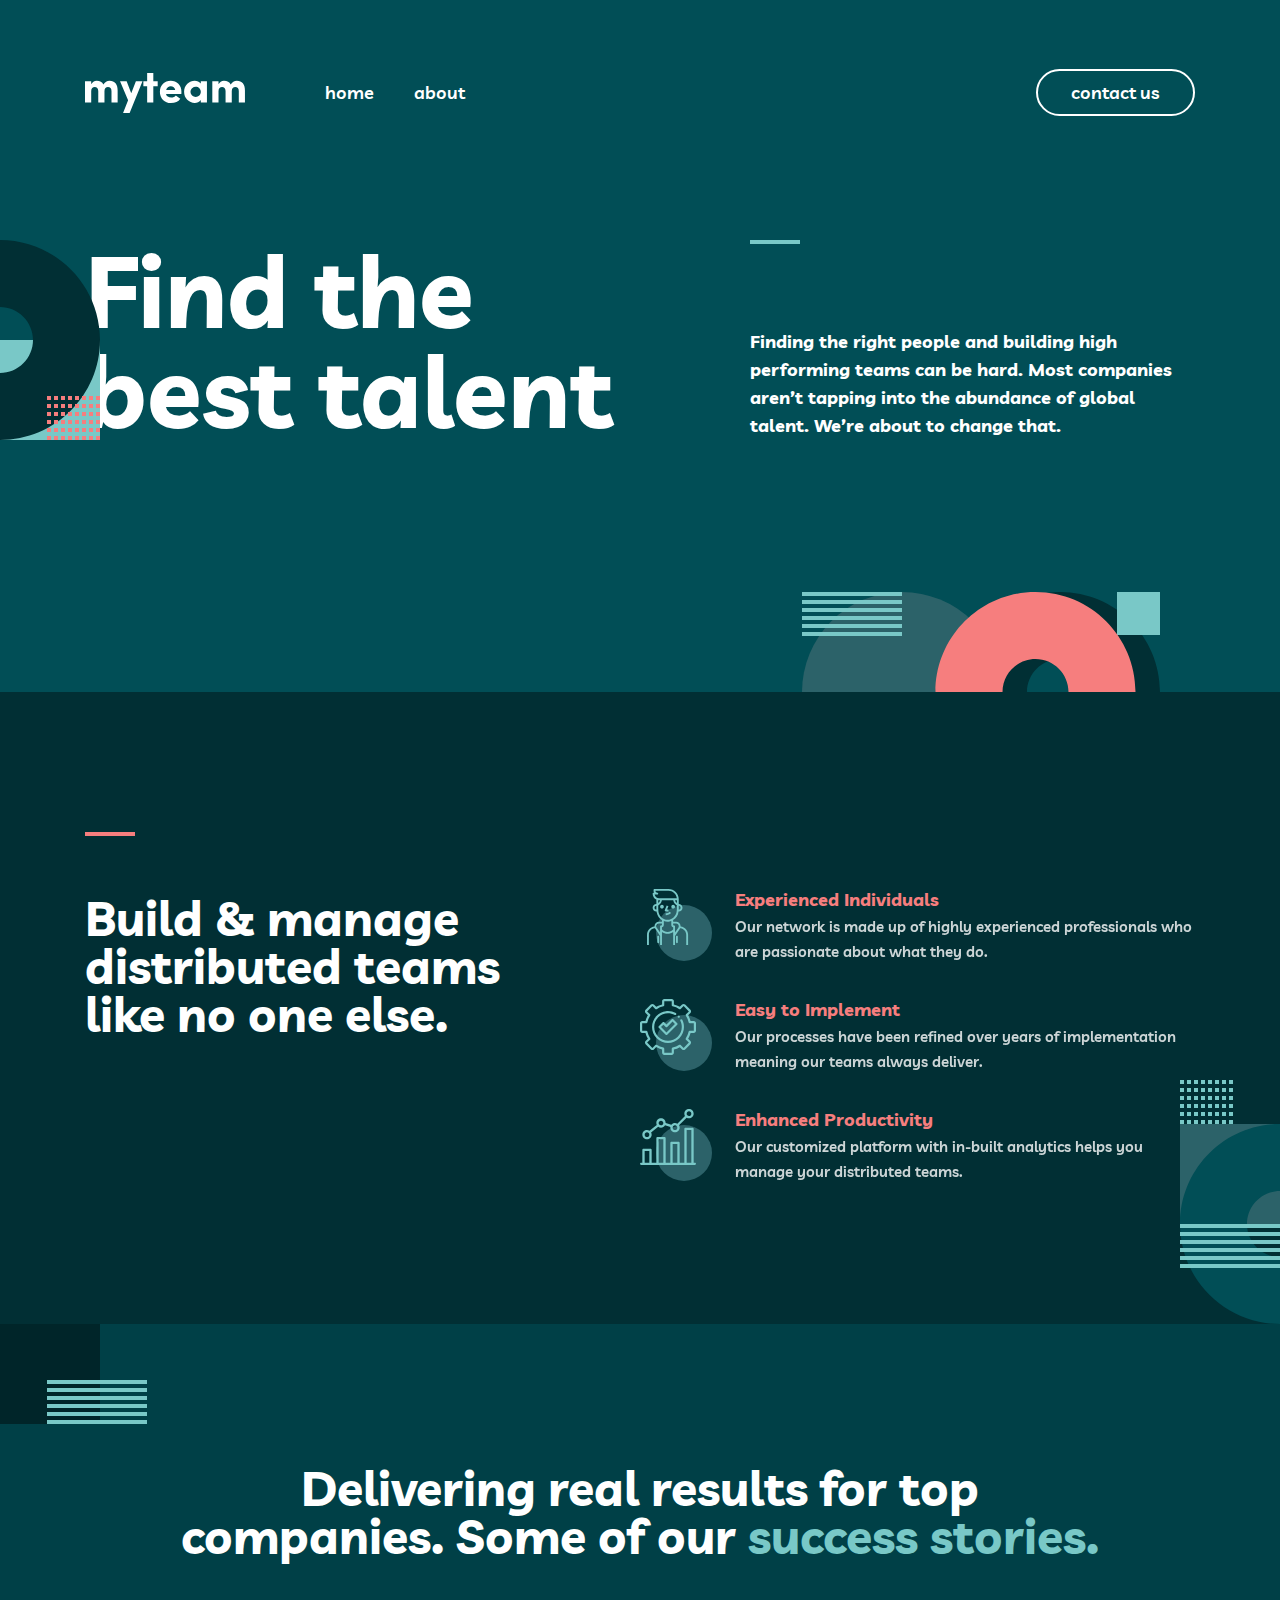
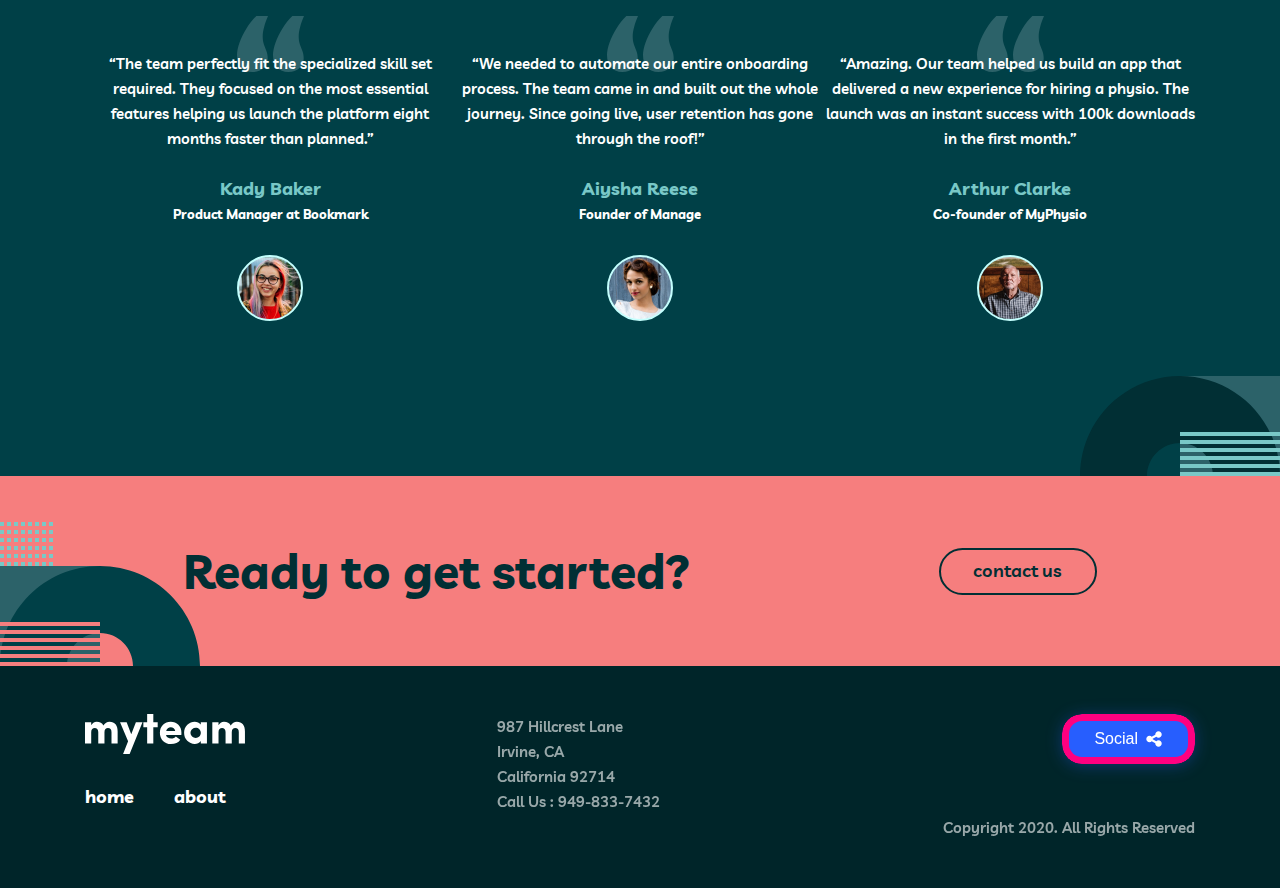
<file: index.html>
<!DOCTYPE html>
<html lang="en">
  <head>
    <meta charset="UTF-8" />
    <meta http-equiv="X-UA-Compatible" content="IE=edge" />
    <meta name="viewport" content="width=device-width, initial-scale=1.0" />
    <title>myteam</title>
    <link rel="icon" type="favicon/png" sizes="32x32" href="favicon/favicon-32x32.png">
    <link rel="icon" type="favicon/png" sizes="16x16" href="favicon/favicon-16x16.png">
    <link rel="preconnect" href="https://fonts.googleapis.com" />
    <link rel="preconnect" href="https://fonts.gstatic.com" crossorigin />
    <link
      href="https://fonts.googleapis.com/css2?family=Livvic:wght@100;400;500;600;700;900&display=swap"
      rel="stylesheet"
    />
    <link rel="stylesheet" href="css/main.css" />
  </head>
  <body>
    <header id="backround">

       <!-- HUMBURGER START -->
       <div class="toogle_container">
        <button class="menu-btn" onclick="toggleSidebar()">☰</button>
        <div class="sidebar">
        <button class="close-btn" onclick="toggleSidebar()"><img class="close_btn" src="../assets/images/about images/close.svg" width="25px" alt=""></button>
          <div class="sidebar_links">
              <a class="h3_title" href="../index.html">home</a>
              <a class="h3_title" href="#">about</a>
              <a href="../pages/contact.html" class="con_btn nav_btn_style">contact us</a>
          </div>
          <img class="diss" src="../assets/images/about images/right-disk.svg" alt="">
        </div>
      </div>
    <!-- HUMBURGER END -->

      <div class="container">
        <nav>
          <div class="logo">
            <img src="assets/icons/home icons/logo.svg" alt="" />
            <ul class="about_list">
              <li><a class="body_text" href="../index.html">home</a></li>
              <li><a class="body_text" href="pages/about.html">about</a></li>
          </ul>
          </div>
          <div class="contact">
            <a class="nav_btn_style" href="pages/contact.html">contact us</a>
            <img
              class="burger"
              src="assets/icons/home icons/burger.svg"
              alt=""
            />
          </div>
        </nav>
      </div>
    </header>

    <main>
      <section id="backround">
        <img
          class="disk-left"
          src="assets/icons/home icons/disk-left.svg"
          alt=""
        />
        <div class="container">
          <div class="find">
            <div class="find_left">
              <h1 class="h1_large_title">Find the best <span>talent</span></h1>
            </div>
            <div class="find_right">
              <img
                width="50px"
                height="4px"
                src="assets/icons/home icons/line.svg"
                alt=""
              />
              <h3 class="h3_title">
                Finding the right people and building high performing teams can
                be hard. Most companies aren’t tapping into the abundance of
                global talent. We’re about to change that.
              </h3>
            </div>
          </div>
        </div>
        <img
          class="disk-bottom"
          src="assets/icons/home icons/disk-bottom.svg"
          alt=""
        />
      </section>

      <section id="second_backround">
        <div class="container">
          <div class="build">
            <div class="build_left">
              <img src="assets/icons/home icons/second-line.svg" alt="" />
              <h1>Build & manage distributed teams like no one else.</h1>
            </div>
            <div class="build_right">
              <div class="build_box">
                <img src="assets/icons/home icons/person.svg" alt="" />
                <div class="build_box_text">
                  <h1>Experienced Individuals</h1>
                  <p>
                    Our network is made up of highly experienced professionals
                    who are passionate about what they do.
                  </p>
                </div>
              </div>
              <div class="build_box">
                <img src="assets/icons/home icons/settings.svg" alt="" />
                <div class="build_box_text">
                  <h1>Easy to Implement</h1>
                  <p>
                    Our processes have been refined over years of implementation
                    meaning our teams always deliver.
                  </p>
                </div>
              </div>
              <div class="build_box">
                <img src="assets/icons/home icons/statistics.svg" alt="" />
                <div class="build_box_text">
                  <h1>Enhanced Productivity</h1>
                  <p>
                    Our customized platform with in-built analytics helps you
                    manage your distributed teams.
                  </p>
                </div>
              </div>
            </div>
          </div>
        </div>
        <img
          class="second-section-disk"
          src="assets/icons/home icons/second-section-disk.svg"
          alt=""
        />
      </section>

      <section id="third_backround">
        <img
          class="third-section-shape-top"
          src="assets/icons/home icons/third-section-shape-top.svg"
          alt=""
        />
        <div class="container">
          <div class="deliver">
            <div class="deliver_title">
              <h1 class="h2_title">
                Delivering real results for top companies. Some of our
                <span class="second_span">success stories.</span>
              </h1>
            </div>
            <div class="deliver_box">
              <div class="deliver_card">
                <img
                  class="deliver_icon"
                  src="assets/icons/home icons/quote.svg"
                  alt=""
                />
                <p class="body_small_text">
                  “The team perfectly fit the specialized skill set required.
                  They focused on the most essential features helping us launch
                  the platform eight months faster than planned.”
                </p>
                <h1>Kady Baker</h1>
                <h2>Product Manager at Bookmark</h2>
                <img
                  class="personal"
                  src="assets/images/home images/manager1.svg"
                  alt=""
                />
              </div>
              <div class="deliver_card">
                <img
                  class="deliver_icon"
                  src="assets/icons/home icons/quote.svg"
                  alt=""
                />
                <p class="body_small_text">
                  “We needed to automate our entire onboarding process. The team
                  came in and built out the whole journey. Since going live,
                  user retention has gone through the roof!”
                </p>
                <h1>Aiysha Reese</h1>
                <h2>Founder of Manage</h2>
                <img
                  class="personal"
                  src="assets/images/home images/manager2.svg"
                  alt=""
                />
              </div>
              <div class="deliver_card third">
                <img
                  class="deliver_icon"
                  src="assets/icons/home icons/quote.svg"
                  alt=""
                />
                <p class="body_small_text">
                  “Amazing. Our team helped us build an app that delivered a new
                  experience for hiring a physio. The launch was an instant
                  success with 100k downloads in the first month.”
                </p>
                <h1>Arthur Clarke</h1>
                <h2>Co-founder of MyPhysio</h2>
                <img
                  class="personal"
                  src="assets/images/home images/manager3.svg"
                  alt=""
                />
              </div>
            </div>
          </div>
        </div>
        <img
          class="third-section-disk-bottom"
          src="assets/icons/home icons/third-section-disk-bottom.svg"
          alt=""
        />
      </section>

      <section id="four_backround">
        <img
          class="fourth-section-disk"
          src="assets/icons/home icons/fourth-section-disk.svg"
          alt=""
        />
        <div class="container">
          <div class="ready">
            <div class="ready_left">
              <h1>Ready to get started?</h1>
            </div>
            <div class="ready_right">
              <a href="pages/contact.html">contact us</a>
            </div>
          </div>
        </div>
      </section>
    </main>

    <footer id="footer_backround">
      <div class="container">
        <div class="boot">
          <div class="boot_left">
            <img src="assets/icons/home icons/logo.svg" alt="" />
            <div class="boot_title">
              <a class="h3_title" href="index.html">home</a>
              <a class="h3_title" href="pages/about.html">about</a>
            </div>
          </div>
          <div class="boot_center">
            <address>
              <p>987 Hillcrest Lane</p>
              <p>Irvine, CA</p>
              <p>California 92714</p>
              <p>Call Us : 949-833-7432</p>
            </address>
          </div>
          <div class="boot_right">
            <div class="boot_logo">
              <div class="boot_logo">
                <button class="btn-cssbuttons">
                  <span>Social</span
                  ><span>
                    <svg
                      height="18"
                      width="18"
                      xmlns="http://www.w3.org/2000/svg"
                      version="1.1"
                      viewBox="0 0 1024 1024"
                      class="icon"
                    >
                      <path
                        fill="#ffffff"
                        d="M767.99994 585.142857q75.995429 0 129.462857 53.394286t53.394286 129.462857-53.394286 129.462857-129.462857 53.394286-129.462857-53.394286-53.394286-129.462857q0-6.875429 1.170286-19.456l-205.677714-102.838857q-52.589714 49.152-124.562286 49.152-75.995429 0-129.462857-53.394286t-53.394286-129.462857 53.394286-129.462857 129.462857-53.394286q71.972571 0 124.562286 49.152l205.677714-102.838857q-1.170286-12.580571-1.170286-19.456 0-75.995429 53.394286-129.462857t129.462857-53.394286 129.462857 53.394286 53.394286 129.462857-53.394286 129.462857-129.462857 53.394286q-71.972571 0-124.562286-49.152l-205.677714 102.838857q1.170286 12.580571 1.170286 19.456t-1.170286 19.456l205.677714 102.838857q52.589714-49.152 124.562286-49.152z"
                      ></path>
                    </svg>
                  </span>
                  <ul>
                    <li>
                      <a href="https://twitter.com"
                        ><svg width="24" height="24" viewBox="0 0 24 24" fill="none" xmlns="http://www.w3.org/2000/svg">
                          <path d="M22.675 0H1.325C0.593 0 0 0.593 0 1.325V22.676C0 23.407 0.593 24 1.325 24H12.82V14.706H9.692V11.084H12.82V8.413C12.82 5.313 14.713 3.625 17.479 3.625C18.804 3.625 19.942 3.724 20.274 3.768V7.008L18.356 7.009C16.852 7.009 16.561 7.724 16.561 8.772V11.085H20.148L19.681 14.707H16.561V24H22.677C23.407 24 24 23.407 24 22.675V1.325C24 0.593 23.407 0 22.675 0Z" fill="white"/>
                          </svg></a>
                    </li>
                    <li>
                      <a href="https://t.me/Liberty_47"
                        ><svg width="24" height="24" viewBox="0 0 24 24" fill="none" xmlns="http://www.w3.org/2000/svg">
                          <path d="M12 0C5.373 0 0 5.372 0 12C0 17.084 3.163 21.426 7.627 23.174C7.522 22.225 7.427 20.769 7.669 19.733C7.887 18.796 9.076 13.768 9.076 13.768C9.076 13.768 8.717 13.049 8.717 11.986C8.717 10.318 9.684 9.072 10.888 9.072C11.911 9.072 12.406 9.841 12.406 10.762C12.406 11.791 11.751 13.33 11.412 14.757C11.129 15.951 12.011 16.926 13.189 16.926C15.322 16.926 16.961 14.677 16.961 11.431C16.961 8.558 14.897 6.549 11.949 6.549C8.535 6.549 6.531 9.11 6.531 11.756C6.531 12.787 6.928 13.894 7.424 14.494C7.522 14.613 7.536 14.718 7.507 14.839L7.174 16.199C7.121 16.419 7 16.466 6.772 16.36C5.273 15.662 4.336 13.471 4.336 11.711C4.336 7.926 7.086 4.449 12.265 4.449C16.428 4.449 19.663 7.416 19.663 11.38C19.663 15.516 17.056 18.844 13.436 18.844C12.22 18.844 11.077 18.213 10.686 17.466L9.938 20.319C9.667 21.362 8.936 22.669 8.446 23.465C9.57 23.812 10.763 24 12 24C18.627 24 24 18.627 24 12C24 5.372 18.627 0 12 0Z" fill="white"/>
                          </svg>
                          </a>
                    </li>
                    <li>
                      <a href="https://github.com/Abdulaziz1920"
                        ><svg width="24" height="20" viewBox="0 0 24 20" fill="none" xmlns="http://www.w3.org/2000/svg">
                          <path d="M24 2.55699C23.117 2.94899 22.168 3.21299 21.172 3.33199C22.189 2.72299 22.97 1.75799 23.337 0.607986C22.386 1.17199 21.332 1.58199 20.21 1.80299C19.313 0.845986 18.032 0.247986 16.616 0.247986C13.437 0.247986 11.101 3.21399 11.819 6.29299C7.728 6.08799 4.1 4.12799 1.671 1.14899C0.381 3.36199 1.002 6.25699 3.194 7.72299C2.388 7.69699 1.628 7.47599 0.965 7.10699C0.911 9.38799 2.546 11.522 4.914 11.997C4.221 12.185 3.462 12.229 2.69 12.081C3.316 14.037 5.134 15.46 7.29 15.5C5.22 17.123 2.612 17.848 0 17.54C2.179 18.937 4.768 19.752 7.548 19.752C16.69 19.752 21.855 12.031 21.543 5.10599C22.505 4.41099 23.34 3.54399 24 2.55699Z" fill="white"/>
                          </svg>
                          </svg
                      ></a>
                    </li>
                  </ul>
                </button>
              </div>
            </div>
            <h1>Copyright 2020. All Rights Reserved</h1>
          </div>
        </div>
      </div>
    </footer>


    <script src="./js/main.js"></script>

  </body>
</html>
</file>
<file: css/main.css>
/* IMPORT PART HOME CSS LINKS */
@import url(../@import/home/nav.css);
@import url(../@import/home/first-section.css);
@import url(../@import/home/second-section.css);
@import url(../@import/home/third-section.css);
@import url(../@import/home/four-section.css);
@import url(../@import/home/footer.css);

/* IMPORT PART ABOUT CSS LINKS */
@import url(../@import/about/about_header.css);
@import url(../@import/about/about_first_section.css);
@import url(../@import/about/director.css);
@import url(../@import/about/client.css);
@import url(../@import/about/humburger.css);

/* IMPORT PART CONTACT CSS LINKS */
@import url(../@import/contact/contact_nav.css);
@import url(../@import/contact/contact_form.css);
@import url(../@import/contact/form.css);
@import url(../@import/contact/contact_footer.css);

/* ---IMPORT LOADING CSS--- */
@import url(../@import/home/loading.css);

/* VARIABLES */
:root {
  /* COLORS */
  --primary-bg-color: #014e56;
  --primary-bg-dark: #012f34;
  --primary-jungle-color: #004047;
  --police-dark-blue: #2c6269;
  --footer-dark-green: #002529;
  --light-pink: #f67e7e;
  --light-blue: #79c8c7;
  --light-white: #fff;
  --light-blue-hover: #002529;
  --font-family: "Livvic";
  /* CONTINER  */
  --max-width: 1110px;
  /* CONTINER  */
}

/* NORMALIZE */
*,
*::after,
*::before {
  padding: 0;
  margin: 0;
  box-sizing: border-box;
  list-style-type: none;
  text-decoration: none;
}

/* CONTAINER */
.container {
  max-width: var(--max-width);
  margin: 0 auto;
}

/* Typography */

/* Headings styles */
.h1_large_title {
  font-family: var(--font-family);
  font-weight: 700;
  font-size: 100px;
  line-height: 100px;
  color: var(--light-white);
}

.h1_small_title {
  font-family: var(--font-family);
  font-style: normal;
  font-weight: 700;
  font-size: 64px;
  line-height: 56px;
  color: var(--light-white);
}

.h2_title {
  font-family: var(--font-family);
  font-weight: 700;
  font-size: 48px;
  line-height: 48px;
  color: var(--light-white);
}

.h3_title {
  font-family: "Livvic";
  font-weight: 700;
  font-size: 18px;
  line-height: 28px;
  color: var(--light-white);
}
/* Headings styles */

/* BODY TEXT */
.body_text {
  font-family: var(--font-family);
  font-weight: 600;
  font-size: 18px;
  line-height: 28px;
  color: var(--light-white);
}

.body_small_text {
  font-family: var(--font-family);
  font-style: normal;
  font-weight: 600;
  font-size: 15px;
  line-height: 25px;
  color: var(--light-white);
}
/* BODY TEXT */

/* BUTTONS STYLES */

/* navigation btn */
.nav_btn_style {
  padding: 10px 33px;
  font-family: var(--font-family);
  font-weight: 600;
  font-size: 18px;
  line-height: 28px;
  color: var(--light-white);
  border: 2px solid var(--light-white);
  border-radius: 24px;
  transition: 0.3s ease-in;
}

/* hover */
.nav_btn_style:hover {
  background: var(--light-white);
  transition: 0.3s ease-out;
  color: var(--light-blue-hover);
}

/* navigationdan boshqa sectionlardagi btn uchun style */
/* dark mode btn */
.dark_btn {
  padding: 10px 33px;
  font-family: var(--font-family);
  font-style: normal;
  font-weight: 600;
  font-size: 18px;
  line-height: 28px;
  color: var(--primary-bg-dark);
  border: 2px solid var(--primary-bg-dark);
  border-radius: 24px;
  transition: 0.3s ease-in;
}

/* hover */

.dark_btn:hover {
  color: var(--light-white);
  background: var(--primary-bg-dark);
  transition: 0.3s ease-out;
}

/* contact qisimdagi button uchun alohida class */
/* contact btn */
.contact_btn {
  padding: 10px 33px;
  font-family: var(--font-family);
  font-weight: 600;
  font-size: 18px;
  line-height: 28px;
  border: 2px solid var(--light-white);
  background: var(--light-white);
  border-radius: 24px;
  color: var(--footer-dark-green);
  transition: 0.3s ease-in;
}

/* hover */
.contact_btn:hover {
  background: var(--light-blue);
  transition: 0.3s ease-out;
}

/* BUTTONS STYLES */
</file>
